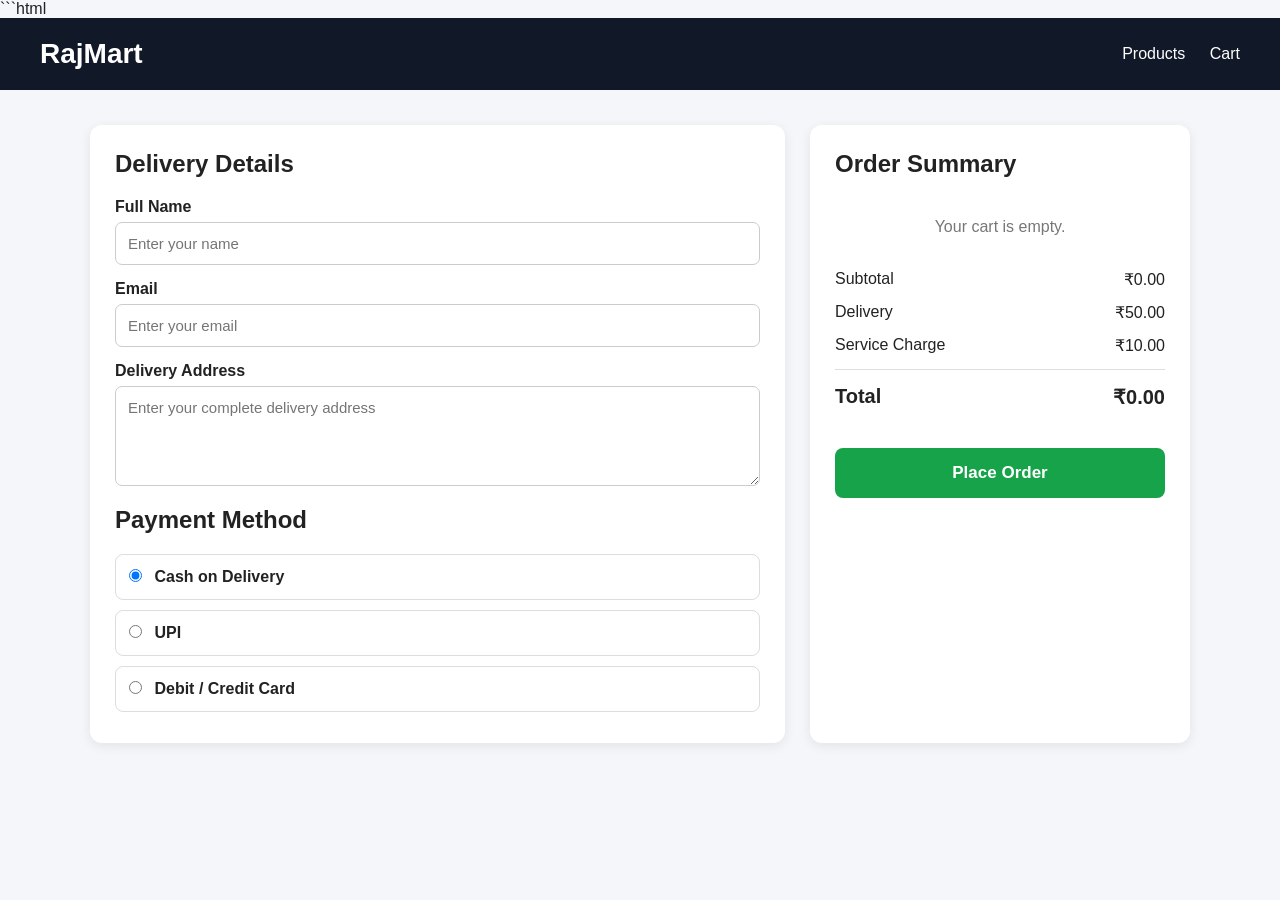
<file: src/main/resources/static/checkout.html>
```html
<!DOCTYPE html>
<html lang="en">
<head>
    <meta charset="UTF-8">
    <meta name="viewport" content="width=device-width, initial-scale=1.0">

    <title>RajMart - Checkout</title>

    <style>
        * {
            box-sizing: border-box;
            margin: 0;
            padding: 0;
            font-family: Arial, sans-serif;
        }

        body {
            background: #f5f6fa;
            color: #222;
        }

        header {
            background: #111827;
            color: white;
            padding: 20px 40px;
            display: flex;
            justify-content: space-between;
            align-items: center;
        }

        header h1 {
            font-size: 28px;
        }

        header a {
            color: white;
            text-decoration: none;
            margin-left: 20px;
        }

        .container {
            width: 90%;
            max-width: 1100px;
            margin: 35px auto;
            display: grid;
            grid-template-columns: 1fr 380px;
            gap: 25px;
        }

        .box {
            background: white;
            padding: 25px;
            border-radius: 12px;
            box-shadow: 0 3px 12px rgba(0,0,0,0.08);
        }

        .box h2 {
            margin-bottom: 20px;
        }

        label {
            display: block;
            margin-top: 15px;
            margin-bottom: 6px;
            font-weight: bold;
        }

        input,
        textarea {
            width: 100%;
            padding: 12px;
            border: 1px solid #ccc;
            border-radius: 7px;
            font-size: 15px;
        }

        textarea {
            height: 100px;
            resize: vertical;
        }

        .payment {
            margin-top: 20px;
        }

        .payment-option {
            border: 1px solid #ddd;
            padding: 13px;
            margin-top: 10px;
            border-radius: 8px;
            cursor: pointer;
        }

        .payment-option input {
            width: auto;
            margin-right: 8px;
        }

        .summary-row {
            display: flex;
            justify-content: space-between;
            margin: 14px 0;
        }

        .total {
            border-top: 1px solid #ddd;
            padding-top: 15px;
            font-size: 20px;
            font-weight: bold;
        }

        .place-btn {
            width: 100%;
            margin-top: 25px;
            padding: 15px;
            border: none;
            border-radius: 8px;
            background: #16a34a;
            color: white;
            font-size: 17px;
            font-weight: bold;
            cursor: pointer;
        }

        .place-btn:hover {
            background: #15803d;
        }

        .place-btn:disabled {
            background: #888;
            cursor: not-allowed;
        }

        .cart-item {
            display: flex;
            justify-content: space-between;
            padding: 10px 0;
            border-bottom: 1px solid #eee;
        }

        .empty {
            text-align: center;
            padding: 20px;
            color: #777;
        }

        @media (max-width: 800px) {
            .container {
                grid-template-columns: 1fr;
            }

            header {
                padding: 15px 20px;
            }
        }
    </style>
</head>

<body>

<header>
    <h1>RajMart</h1>

    <div>
        <a href="/products.html">Products</a>
        <a href="/cart.html">Cart</a>
    </div>
</header>


<div class="container">

    <!-- CUSTOMER DETAILS -->

    <div class="box">

        <h2>Delivery Details</h2>

        <label for="name">Full Name</label>

        <input
                type="text"
                id="name"
                placeholder="Enter your name"
        >


        <label for="email">Email</label>

        <input
                type="email"
                id="email"
                placeholder="Enter your email"
        >


        <label for="address">Delivery Address</label>

        <textarea
                id="address"
                placeholder="Enter your complete delivery address"
        ></textarea>


        <div class="payment">

            <h2>Payment Method</h2>

            <label class="payment-option">
                <input
                        type="radio"
                        name="payment"
                        value="COD"
                        checked
                >
                Cash on Delivery
            </label>


            <label class="payment-option">
                <input
                        type="radio"
                        name="payment"
                        value="UPI"
                >
                UPI
            </label>


            <label class="payment-option">
                <input
                        type="radio"
                        name="payment"
                        value="CARD"
                >
                Debit / Credit Card
            </label>

        </div>

    </div>


    <!-- ORDER SUMMARY -->

    <div class="box">

        <h2>Order Summary</h2>

        <div id="cartItems"></div>

        <div class="summary-row">
            <span>Subtotal</span>
            <span id="subtotal">₹0.00</span>
        </div>

        <div class="summary-row">
            <span>Delivery</span>
            <span id="delivery">₹50.00</span>
        </div>

        <div class="summary-row">
            <span>Service Charge</span>
            <span id="service">₹10.00</span>
        </div>

        <div class="summary-row total">
            <span>Total</span>
            <span id="total">₹0.00</span>
        </div>


        <button
                type="button"
                class="place-btn"
                id="placeOrderBtn"
        >
            Place Order
        </button>

    </div>

</div>


<script>

    const DELIVERY_CHARGE = 50;
    const SERVICE_CHARGE = 10;


    // -------------------------------
    // GET CART
    // -------------------------------

    function getCart() {

        try {

            return JSON.parse(
                localStorage.getItem("cart")
            ) || [];

        } catch (error) {

            console.error(
                "Cart read error:",
                error
            );

            return [];
        }
    }


    // -------------------------------
    // LOAD USER
    // -------------------------------

    function loadUser() {

        const savedName =
            localStorage.getItem("userName");

        const savedEmail =
            localStorage.getItem("userEmail");


        if (savedName) {

            document.getElementById("name").value =
                savedName;
        }


        if (savedEmail) {

            document.getElementById("email").value =
                savedEmail;
        }
    }


    // -------------------------------
    // DISPLAY CART
    // -------------------------------

    function displayCart() {

        const cart = getCart();

        const cartItems =
            document.getElementById("cartItems");

        if (cart.length === 0) {

            cartItems.innerHTML =
                '<div class="empty">Your cart is empty.</div>';

            document.getElementById("subtotal")
                .textContent = "₹0.00";

            document.getElementById("total")
                .textContent = "₹0.00";

            return;
        }


        let subtotal = 0;

        let html = "";


        cart.forEach(function(item) {

            const price =
                Number(item.price) || 0;

            const quantity =
                Number(item.quantity) || 1;

            const itemTotal =
                price * quantity;

            subtotal += itemTotal;


            html += `
                <div class="cart-item">

                    <span>
                        ${item.name}
                        × ${quantity}
                    </span>

                    <strong>
                        ₹${itemTotal.toFixed(2)}
                    </strong>

                </div>
            `;
        });


        cartItems.innerHTML = html;


        const grandTotal =
            subtotal +
            DELIVERY_CHARGE +
            SERVICE_CHARGE;


        document.getElementById("subtotal")
            .textContent =
            "₹" + subtotal.toFixed(2);


        document.getElementById("delivery")
            .textContent =
            "₹" + DELIVERY_CHARGE.toFixed(2);


        document.getElementById("service")
            .textContent =
            "₹" + SERVICE_CHARGE.toFixed(2);


        document.getElementById("total")
            .textContent =
            "₹" + grandTotal.toFixed(2);
    }


    // -------------------------------
    // GET SELECTED PAYMENT
    // -------------------------------

    function getPaymentMethod() {

        const selected =
            document.querySelector(
                'input[name="payment"]:checked'
            );

        return selected
            ? selected.value
            : "COD";
    }


    // -------------------------------
    // PLACE ORDER
    // -------------------------------

    async function placeOrder() {

        console.log(
            "========== PLACE ORDER CLICKED =========="
        );


        const name =
            document.getElementById("name")
                .value
                .trim();


        const email =
            document.getElementById("email")
                .value
                .trim();


        const address =
            document.getElementById("address")
                .value
                .trim();


        const cart = getCart();


        console.log("Name:", name);
        console.log("Email:", email);
        console.log("Cart:", cart);


        // -------------------------------
        // VALIDATION
        // -------------------------------

        if (!name) {

            alert(
                "Please enter your name."
            );

            return;
        }


        if (!email) {

            alert(
                "Please enter your email."
            );

            return;
        }


        if (!address) {

            alert(
                "Please enter your delivery address."
            );

            return;
        }


        if (cart.length === 0) {

            alert(
                "Your cart is empty."
            );

            return;
        }


        // -------------------------------
        // PAYMENT
        // -------------------------------

        const paymentMethod =
            getPaymentMethod();


        // -------------------------------
        // CALCULATE TOTAL
        // -------------------------------

        let subtotal = 0;


        const items =
            cart.map(function(item) {

                const price =
                    Number(item.price) || 0;

                const quantity =
                    Number(item.quantity) || 1;


                subtotal +=
                    price * quantity;


                return {

                    productId:
                        Number(item.id),

                    quantity:
                    quantity,

                    price:
                    price
                };

            });


        const grandTotal =
            subtotal +
            DELIVERY_CHARGE +
            SERVICE_CHARGE;


        // -------------------------------
        // ORDER DATA
        // -------------------------------

        const orderData = {

            userEmail: email,

            customerName: name,

            deliveryAddress: address,

            paymentMethod: paymentMethod,

            items: items,

            subtotal: subtotal,

            deliveryCharge:
            DELIVERY_CHARGE,

            serviceCharge:
            SERVICE_CHARGE,

            grandTotal: grandTotal
        };


        console.log(
            "ORDER DATA:",
            orderData
        );


        const button =
            document.getElementById(
                "placeOrderBtn"
            );


        button.disabled = true;

        button.textContent =
            "Placing Order...";


        // -------------------------------
        // SEND TO BACKEND
        // -------------------------------

        try {

            console.log(
                "Sending POST /api/orders..."
            );


            const response =
                await fetch(
                    "/api/orders",
                    {
                        method: "POST",

                        headers: {
                            "Content-Type":
                                "application/json"
                        },

                        body:
                            JSON.stringify(
                                orderData
                            )
                    }
                );


            console.log(
                "Response Status:",
                response.status
            );


            const responseText =
                await response.text();


            console.log(
                "Response:",
                responseText
            );


            if (!response.ok) {

                alert(
                    "Order failed.\nHTTP Status: " +
                    response.status +
                    "\n" +
                    responseText
                );


                button.disabled = false;

                button.textContent =
                    "Place Order";

                return;
            }


            // -------------------------------
            // SUCCESS
            // -------------------------------

            let result = null;


            try {

                result =
                    JSON.parse(
                        responseText
                    );

            } catch (error) {

                console.log(
                    "Response is not JSON."
                );
            }


            console.log(
                "ORDER SUCCESS:",
                result
            );


            localStorage.removeItem(
                "cart"
            );


            if (result && result.id) {

                localStorage.setItem(
                    "lastOrderId",
                    result.id
                );
            }


            localStorage.setItem(
                "lastPaymentMethod",
                paymentMethod
            );


            localStorage.setItem(
                "lastOrderTotal",
                grandTotal.toFixed(2)
            );


            alert(
                "Order placed successfully!"
            );


            window.location.href =
                "/order-success.html";

        } catch (error) {

            console.error(
                "ORDER REQUEST ERROR:",
                error
            );


            alert(
                "Unable to connect to the order server.\n\n" +
                error.message
            );


            button.disabled = false;

            button.textContent =
                "Place Order";
        }
    }


    // -------------------------------
    // BUTTON CLICK
    // -------------------------------

    document
        .getElementById("placeOrderBtn")
        .addEventListener(
            "click",
            placeOrder
        );


    // -------------------------------
    // PAGE LOAD
    // -------------------------------

    window.addEventListener(
        "DOMContentLoaded",
        function() {

            loadUser();

            displayCart();

        }
    );

</script>

</body>
</html>
</file>
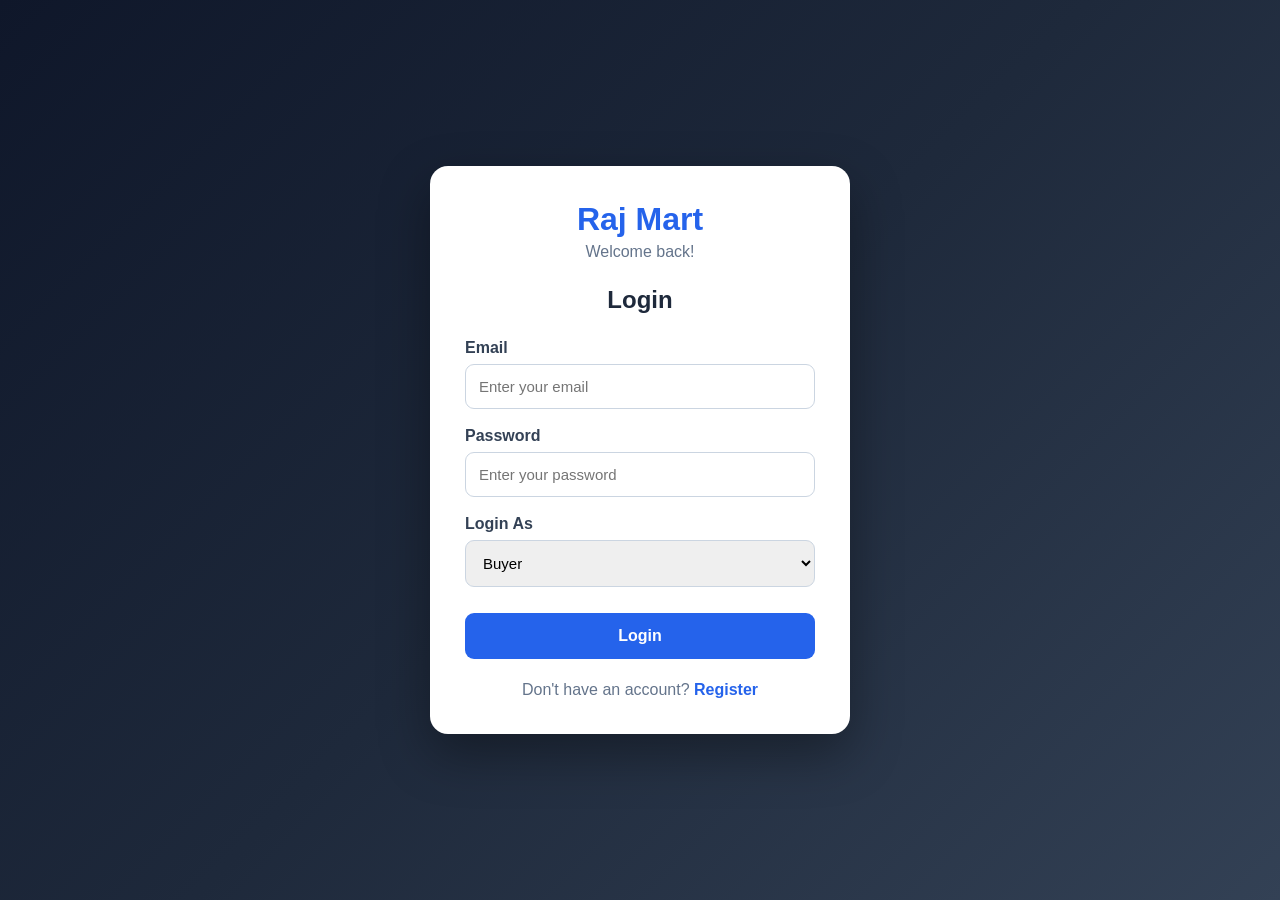
<file: src/main/resources/static/login.html>
<!DOCTYPE html>
<html lang="en">

<head>

    <meta charset="UTF-8">

    <meta name="viewport"
          content="width=device-width, initial-scale=1.0">

    <title>Raj Mart - Login</title>

    <style>

        * {
            box-sizing: border-box;
            margin: 0;
            padding: 0;
            font-family: Arial, Helvetica, sans-serif;
        }

        body {
            min-height: 100vh;
            display: flex;
            justify-content: center;
            align-items: center;
            background: linear-gradient(
                    135deg,
                    #0f172a,
                    #1e293b,
                    #334155
            );
            padding: 20px;
        }

        .login-container {
            width: 100%;
            max-width: 420px;
            background: white;
            border-radius: 18px;
            padding: 35px;
            box-shadow:
                    0 20px 50px rgba(0, 0, 0, 0.35);
        }

        .logo {
            text-align: center;
            margin-bottom: 10px;
        }

        .logo h1 {
            color: #2563eb;
            font-size: 32px;
        }

        .logo p {
            color: #64748b;
            margin-top: 5px;
        }

        .login-title {
            text-align: center;
            margin: 25px 0;
            color: #1e293b;
        }

        .form-group {
            margin-bottom: 18px;
        }

        .form-group label {
            display: block;
            margin-bottom: 7px;
            font-weight: bold;
            color: #334155;
        }

        .form-group input,
        .form-group select {
            width: 100%;
            padding: 13px;
            border: 1px solid #cbd5e1;
            border-radius: 9px;
            font-size: 15px;
            outline: none;
        }

        .form-group input:focus,
        .form-group select:focus {
            border-color: #2563eb;
        }

        .login-btn {
            width: 100%;
            padding: 14px;
            border: none;
            border-radius: 9px;
            background: #2563eb;
            color: white;
            font-size: 16px;
            font-weight: bold;
            cursor: pointer;
            margin-top: 8px;
        }

        .login-btn:hover {
            background: #1d4ed8;
        }

        .login-btn:disabled {
            background: #94a3b8;
            cursor: not-allowed;
        }

        .message {
            display: none;
            margin-top: 18px;
            padding: 12px;
            border-radius: 8px;
            text-align: center;
            font-size: 14px;
        }

        .message.success {
            display: block;
            background: #dcfce7;
            color: #166534;
        }

        .message.error {
            display: block;
            background: #fee2e2;
            color: #991b1b;
        }

        .register-link {
            text-align: center;
            margin-top: 22px;
            color: #64748b;
        }

        .register-link a {
            color: #2563eb;
            text-decoration: none;
            font-weight: bold;
        }

        .register-link a:hover {
            text-decoration: underline;
        }

        @media (max-width: 480px) {

            .login-container {
                padding: 25px;
            }

            .logo h1 {
                font-size: 27px;
            }

        }

    </style>

</head>


<body>


<div class="login-container">


    <div class="logo">

        <h1>
            Raj Mart
        </h1>

        <p>
            Welcome back!
        </p>

    </div>


    <h2 class="login-title">
        Login
    </h2>


    <form id="loginForm">


        <div class="form-group">

            <label for="email">
                Email
            </label>

            <input
                    type="email"
                    id="email"
                    placeholder="Enter your email"
                    required
            >

        </div>


        <div class="form-group">

            <label for="password">
                Password
            </label>

            <input
                    type="password"
                    id="password"
                    placeholder="Enter your password"
                    required
            >

        </div>


        <div class="form-group">

            <label for="role">
                Login As
            </label>

            <select id="role" required>

                <option value="BUYER">
                    Buyer
                </option>

                <option value="SELLER">
                    Seller
                </option>

                <option value="ADMIN">
                    Admin
                </option>

            </select>

        </div>


        <button
                type="submit"
                class="login-btn"
                id="loginBtn"
        >
            Login
        </button>


    </form>


    <div
            id="message"
            class="message"
    ></div>


    <div class="register-link">

        Don't have an account?

        <a href="/register.html">
            Register
        </a>

    </div>


</div>


<script>


    const loginForm =
        document.getElementById("loginForm");


    const loginBtn =
        document.getElementById("loginBtn");


    const message =
        document.getElementById("message");


    function showMessage(text, type) {

        message.textContent = text;

        message.className =
            "message " + type;

    }


    loginForm.addEventListener(
        "submit",
        async function(event) {

            event.preventDefault();


            const email =
                document
                    .getElementById("email")
                    .value
                    .trim();


            const password =
                document
                    .getElementById("password")
                    .value;


            const role =
                document
                    .getElementById("role")
                    .value;


            if (!email || !password) {

                showMessage(
                    "Please enter email and password.",
                    "error"
                );

                return;

            }


            loginBtn.disabled = true;

            loginBtn.textContent =
                "Logging in...";


            try {


                const response =
                    await fetch(
                        "/api/users/login",
                        {

                            method: "POST",

                            headers: {
                                "Content-Type":
                                    "application/json"
                            },

                            body: JSON.stringify({

                                email: email,

                                password: password,

                                role: role

                            })

                        }
                    );


                /*
                 * Read server response
                 */

                const responseText =
                    await response.text();


                // Server response received. Continue with normal login handling.

                /*
                 * Convert response to JSON
                 */

                let data;


                try {

                    data =
                        JSON.parse(responseText);

                } catch (jsonError) {

                    showMessage(
                        "Server returned invalid response.",
                        "error"
                    );

                    return;

                }


                /*
                 * LOGIN SUCCESS
                 */

                if (
                    data.success === true ||
                    data.success === "true"
                ) {


                    /*
                     * Save user information
                     */

                    localStorage.setItem(
                        "userId",
                        data.id ?? ""
                    );


                    localStorage.setItem(
                        "userName",
                        data.name ?? ""
                    );


                    localStorage.setItem(
                        "userEmail",
                        data.email ?? email
                    );


                    localStorage.setItem(
                        "userRole",
                        data.role ?? role
                    );


                    /*
                     * Verify storage
                     */

                    const savedEmail =
                        localStorage.getItem(
                            "userEmail"
                        );


                    const savedRole =
                        localStorage.getItem(
                            "userRole"
                        );


                    showMessage(
                        "Login successful!",
                        "success"
                    );


                    /*
                     * Redirect based on role
                     */

                    setTimeout(
                        function() {


                            if (
                                savedRole ===
                                "ADMIN"
                            ) {

                                window.location.href =
                                    "/admin.html";


                            } else if (
                                savedRole ===
                                "SELLER"
                            ) {

                                window.location.href =
                                    "/seller.html";


                            } else {

                                window.location.href =
                                    "/index.html";

                            }

                        },
                        700
                    );


                } else {


                    /*
                     * LOGIN FAILED
                     */

                    showMessage(

                        data.message ||
                        "Invalid email, password or role.",

                        "error"

                    );

                }


            } catch (error) {


                console.error(
                    "Login error:",
                    error
                );


                alert(
                    "LOGIN ERROR:\n\n" +
                    error.message
                );


                showMessage(
                    "Unable to connect to server.",
                    "error"
                );


            } finally {


                loginBtn.disabled = false;

                loginBtn.textContent =
                    "Login";

            }

        }
    );

</script>


</body>

</html>
</file>
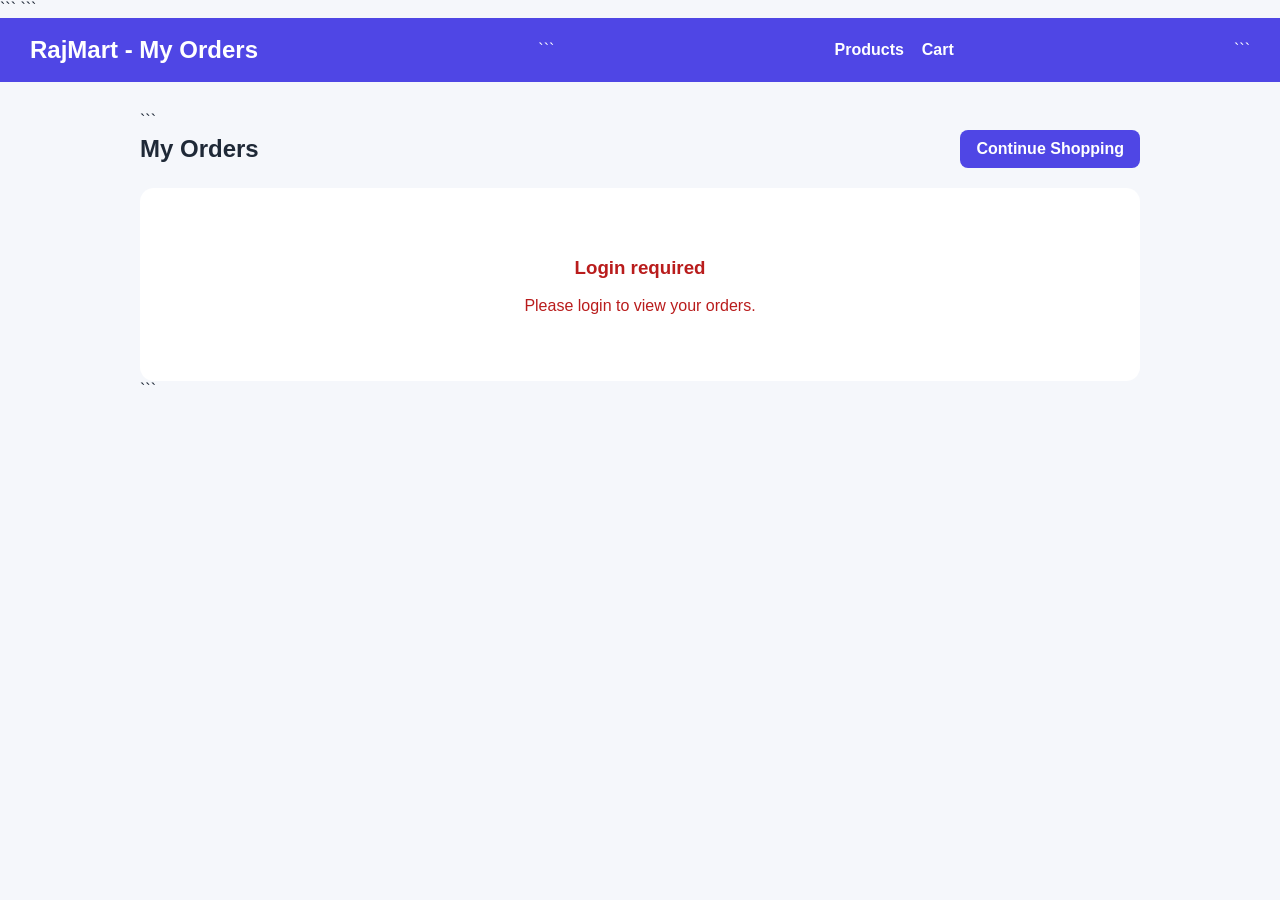
<file: src/main/resources/static/orders.html>
<!DOCTYPE html>

<html lang="en">
<head>
    <meta charset="UTF-8">
    <meta name="viewport" content="width=device-width, initial-scale=1.0">

    ```
    <title>My Orders - RajMart</title>

    <style>
        * {
            box-sizing: border-box;
        }

        body {
            margin: 0;
            font-family: Arial, sans-serif;
            background: #f5f7fb;
            color: #1f2937;
        }

        header {
            background: #4f46e5;
            color: white;
            padding: 18px 30px;
            display: flex;
            justify-content: space-between;
            align-items: center;
            flex-wrap: wrap;
            gap: 15px;
        }

        header h1 {
            margin: 0;
            font-size: 24px;
        }

        header a {
            color: white;
            text-decoration: none;
            font-weight: 600;
        }

        .container {
            width: 92%;
            max-width: 1000px;
            margin: 30px auto;
        }

        .top-bar {
            display: flex;
            justify-content: space-between;
            align-items: center;
            margin-bottom: 20px;
            gap: 15px;
            flex-wrap: wrap;
        }

        .top-bar h2 {
            margin: 0;
        }

        .back-btn {
            background: #4f46e5;
            color: white;
            padding: 10px 16px;
            border-radius: 8px;
            text-decoration: none;
            font-weight: 600;
        }

        .order-card {
            background: white;
            border-radius: 14px;
            padding: 22px;
            margin-bottom: 20px;
            box-shadow: 0 4px 15px rgba(0,0,0,0.08);
        }

        .order-header {
            display: flex;
            justify-content: space-between;
            align-items: center;
            gap: 15px;
            flex-wrap: wrap;
            border-bottom: 1px solid #e5e7eb;
            padding-bottom: 15px;
        }

        .order-id {
            font-size: 18px;
            font-weight: 700;
        }

        .status {
            padding: 7px 13px;
            border-radius: 20px;
            font-weight: 700;
            font-size: 13px;
            text-transform: uppercase;
        }

        .status.pending {
            background: #fef3c7;
            color: #92400e;
        }

        .status.placed {
            background: #dbeafe;
            color: #1e40af;
        }

        .status.confirmed {
            background: #e0e7ff;
            color: #312e81;
        }

        .status.processing {
            background: #e0e7ff;
            color: #312e81;
        }

        .status.shipped {
            background: #ede9fe;
            color: #5b21b6;
        }

        .status.delivered {
            background: #dcfce7;
            color: #166534;
        }

        .status.cancelled {
            background: #fee2e2;
            color: #b91c1c;
        }

        .order-info {
            margin-top: 15px;
            line-height: 1.8;
        }

        .items {
            margin-top: 20px;
        }

        .items h3 {
            margin-bottom: 12px;
        }

        .item {
            display: flex;
            justify-content: space-between;
            gap: 15px;
            padding: 12px 0;
            border-bottom: 1px solid #eee;
        }

        .item:last-child {
            border-bottom: none;
        }

        .item-name {
            font-weight: 600;
        }

        .item-details {
            color: #6b7280;
            font-size: 14px;
        }

        .actions {
            margin-top: 20px;
            display: flex;
            justify-content: flex-end;
        }

        .cancel-btn {
            padding: 11px 20px;
            border: 0;
            border-radius: 9px;
            background: #dc2626;
            color: white;
            cursor: pointer;
            font-weight: 700;
            font-size: 14px;
        }

        .cancel-btn:hover {
            background: #b91c1c;
        }

        .cancel-btn:disabled {
            background: #9ca3af;
            cursor: not-allowed;
        }

        .cancelled-message {
            margin-top: 18px;
            padding: 12px 15px;
            border-radius: 9px;
            background: #fef2f2;
            color: #991b1b;
            font-weight: 700;
            text-align: center;
        }

        .loading,
        .error,
        .empty {
            text-align: center;
            padding: 50px 20px;
            background: white;
            border-radius: 14px;
        }

        .error {
            color: #b91c1c;
        }

        .retry {
            margin-top: 15px;
            padding: 10px 18px;
            border: 0;
            border-radius: 8px;
            background: #4f46e5;
            color: white;
            cursor: pointer;
            font-weight: 600;
        }

        @media (max-width: 700px) {
            .container {
                width: 95%;
            }

            header {
                padding: 16px 20px;
            }

            .item {
                flex-direction: column;
            }

            .actions {
                justify-content: stretch;
            }

            .cancel-btn {
                width: 100%;
            }
        }
    </style>
    ```

</head>

<body>

<header>
    <h1>RajMart - My Orders</h1>

    ```
    <div>
        <a href="/products.html">Products</a>
        &nbsp;&nbsp;
        <a href="/cart.html">Cart</a>
    </div>
    ```

</header>

<div class="container">

    ```
    <div class="top-bar">
        <h2>My Orders</h2>

        <a href="/products.html" class="back-btn">
            Continue Shopping
        </a>
    </div>

    <div id="ordersContainer">
        <div class="loading">
            Loading your orders...
        </div>
    </div>
    ```

</div>

<script>

    // =========================================
    // GET LOGGED-IN EMAIL
    // =========================================

    function getCustomerEmail() {

        // RajMart login stores the email here.
        const email = localStorage.getItem("userEmail");

        if (email && email.trim() !== "") {
            return email.trim();
        }

        return null;
    }


    // =========================================
    // LOAD ORDERS
    // =========================================

    async function loadOrders() {

        const container =
            document.getElementById("ordersContainer");

        const email = getCustomerEmail();

        if (!email) {

            container.innerHTML = `
                <div class="error">
                    <h3>Login required</h3>
                    <p>Please login to view your orders.</p>
                </div>
            `;

            return;
        }

        container.innerHTML = `
            <div class="loading">
                Loading your orders...
            </div>
        `;

        try {

            const response = await fetch(
                "/api/orders/user?email=" +
                encodeURIComponent(email)
            );

            console.log(
                "ORDER API STATUS =",
                response.status
            );

            if (!response.ok) {
                throw new Error("Unable to load orders.");
            }

            const orders = await response.json();

            console.log("ORDERS =", orders);

            if (!orders || orders.length === 0) {

                container.innerHTML = `
                    <div class="empty">
                        <h3>No orders found</h3>
                        <p>You have not placed any orders yet.</p>

                        <br>

                        <a
                            href="/products.html"
                            class="back-btn"
                        >
                            Start Shopping
                        </a>
                    </div>
                `;

                return;
            }

            container.innerHTML = "";

            for (const order of orders) {

                await renderOrder(
                    order,
                    container
                );
            }

        } catch (error) {

            console.error(
                "ORDER LOAD ERROR =",
                error
            );

            container.innerHTML = `
                <div class="error">

                    <h3>Unable to load orders</h3>

                    <p>
                        ${escapeHtml(error.message)}
                    </p>

                    <button
                        class="retry"
                        onclick="loadOrders()"
                    >
                        Retry
                    </button>

                </div>
            `;
        }
    }


    // =========================================
    // RENDER ORDER
    // =========================================

    async function renderOrder(order, container) {

        const orderId =
            Number(
                order.id ??
                order.orderId ??
                0
            );

        const rawStatus =
            String(
                order.status ??
                "UNKNOWN"
            );

        const normalizedStatus =
            rawStatus.trim().toUpperCase();

        let statusClass =
            normalizedStatus.toLowerCase();

        if (normalizedStatus === "PROCESSING") {
            statusClass = "processing";
        }

        if (normalizedStatus === "CANCELLED") {
            statusClass = "cancelled";
        }

        const total =
            Number(
                order.totalAmount ??
                order.total ??
                order.amount ??
                0
            );

        const orderDate =
            order.createdAt ??
            order.orderDate ??
            order.created_at ??
            "";

        const card =
            document.createElement("div");

        card.className = "order-card";

        card.innerHTML = `

            <div class="order-header">

                <div class="order-id">
                    Order #${orderId}
                </div>

                <div class="status ${statusClass}">
                    ${escapeHtml(normalizedStatus)}
                </div>

            </div>

            <div class="order-info">

                <div>
                    <strong>Total:</strong>
                    ₹${total.toFixed(2)}
                </div>

                ${
            orderDate
                ?
                `
                        <div>
                            <strong>Date:</strong>
                            ${escapeHtml(String(orderDate))}
                        </div>
                    `
                :
                ""
        }

            </div>

            <div class="items">

                <h3>Order Items</h3>

                <div class="items-container">
                    Loading items...
                </div>

            </div>

            <div class="action-container"></div>

        `;

        container.appendChild(card);


        // =====================================
        // LOAD ORDER ITEMS
        // =====================================

        try {

            const itemResponse =
                await fetch(
                    "/api/orders/" +
                    orderId +
                    "/items"
                );

            if (itemResponse.ok) {

                const itemData =
                    await itemResponse.json();

                const itemsContainer =
                    card.querySelector(
                        ".items-container"
                    );

                if (
                    !itemData ||
                    itemData.length === 0
                ) {

                    itemsContainer.innerHTML =
                        "<p>No item details available.</p>";

                } else {

                    itemsContainer.innerHTML =
                        itemData
                            .map(item => {

                                const name =
                                    item.productName ??
                                    item.name ??
                                    "Product";

                                const quantity =
                                    Number(
                                        item.quantity ??
                                        0
                                    );

                                const price =
                                    Number(
                                        item.unitPrice ??
                                        item.price ??
                                        0
                                    );

                                return `

                                    <div class="item">

                                        <div>

                                            <div class="item-name">
                                                ${escapeHtml(
                                    String(name)
                                )}
                                            </div>

                                            <div class="item-details">
                                                Quantity:
                                                ${quantity}
                                            </div>

                                        </div>

                                        <div>
                                            ₹${price.toFixed(2)}
                                        </div>

                                    </div>

                                `;

                            })
                            .join("");
                }

            } else {

                card.querySelector(
                    ".items-container"
                ).innerHTML =
                    "<p>Unable to load item details.</p>";
            }

        } catch (error) {

            console.error(
                "ITEM LOAD ERROR =",
                error
            );

            card.querySelector(
                ".items-container"
            ).innerHTML =
                "<p>Unable to load item details.</p>";
        }


        // =====================================
        // CANCEL BUTTON
        // =====================================

        const canCancel =
            normalizedStatus === "PENDING" ||
            normalizedStatus === "PLACED" ||
            normalizedStatus === "CONFIRMED";

        const actionContainer =
            card.querySelector(
                ".action-container"
            );

        if (canCancel) {

            actionContainer.innerHTML = `

                <div class="actions">

                    <button
                        class="cancel-btn"
                        onclick="cancelOrder(${orderId}, this)"
                    >
                        Cancel Order
                    </button>

                </div>

            `;
        }


        // =====================================
        // CANCELLED MESSAGE
        // =====================================

        if (normalizedStatus === "CANCELLED") {

            actionContainer.innerHTML = `

                <div class="cancelled-message">
                    This order has been cancelled.
                </div>

            `;
        }
    }


    // =========================================
    // CANCEL ORDER
    // =========================================

    async function cancelOrder(orderId, button) {

        const confirmed =
            confirm(
                "Are you sure you want to cancel Order #" +
                orderId +
                "?"
            );

        if (!confirmed) {
            return;
        }


        // =====================================
        // GET EMAIL DIRECTLY FROM LOGIN STORAGE
        // =====================================

        const email =
            localStorage.getItem("userEmail");

        console.log(
            "CANCEL ORDER ID =",
            orderId
        );

        console.log(
            "CANCEL EMAIL =",
            email
        );


        if (!email || email.trim() === "") {

            alert(
                "Your login email was not found. Please login again."
            );

            return;
        }


        // =====================================
        // DISABLE ONLY CLICKED BUTTON
        // =====================================

        if (button) {

            button.disabled = true;

            button.textContent =
                "Cancelling...";
        }


        try {

            // =================================
            // EXACT SAME API FORMAT THAT
            // SUCCESSFULLY RETURNED STATUS 200
            // =================================

            const url =
                "/api/orders/" +
                orderId +
                "/cancel?email=" +
                encodeURIComponent(
                    email.trim()
                );

            console.log(
                "CANCEL URL =",
                url
            );


            const response =
                await fetch(
                    url,
                    {
                        method: "PUT"
                    }
                );


            console.log(
                "CANCEL API STATUS =",
                response.status
            );


            const responseText =
                await response.text();

            console.log(
                "CANCEL API RAW RESPONSE =",
                responseText
            );


            let data = {};

            try {

                data =
                    JSON.parse(
                        responseText
                    );

            } catch (error) {

                console.warn(
                    "Unable to parse response as JSON."
                );
            }


            console.log(
                "CANCEL API RESPONSE =",
                data
            );


            // =================================
            // HANDLE BACKEND ERROR
            // =================================

            if (!response.ok) {

                throw new Error(
                    data.message ||
                    responseText ||
                    "Unable to cancel order."
                );
            }


            if (
                data.success !== true
            ) {

                throw new Error(
                    data.message ||
                    "Unable to cancel order."
                );
            }


            // =================================
            // SUCCESS
            // =================================

            alert(
                data.message ||
                "Order #" +
                orderId +
                " cancelled successfully!"
            );


            // Reload orders so status becomes CANCELLED
            await loadOrders();


        } catch (error) {

            console.error(
                "CANCEL ORDER ERROR =",
                error
            );

            alert(
                "Failed to cancel order.\n\n" +
                error.message
            );


            if (button) {

                button.disabled = false;

                button.textContent =
                    "Cancel Order";
            }
        }
    }


    // =========================================
    // HTML ESCAPE
    // =========================================

    function escapeHtml(value) {

        return String(value)
            .replace(/&/g, "&amp;")
            .replace(/</g, "&lt;")
            .replace(/>/g, "&gt;")
            .replace(/"/g, "&quot;")
            .replace(/'/g, "&#039;");
    }


    // =========================================
    // START
    // =========================================

    document.addEventListener(
        "DOMContentLoaded",
        function () {

            loadOrders();

        }
    );

</script>

</body>
</html>
</file>
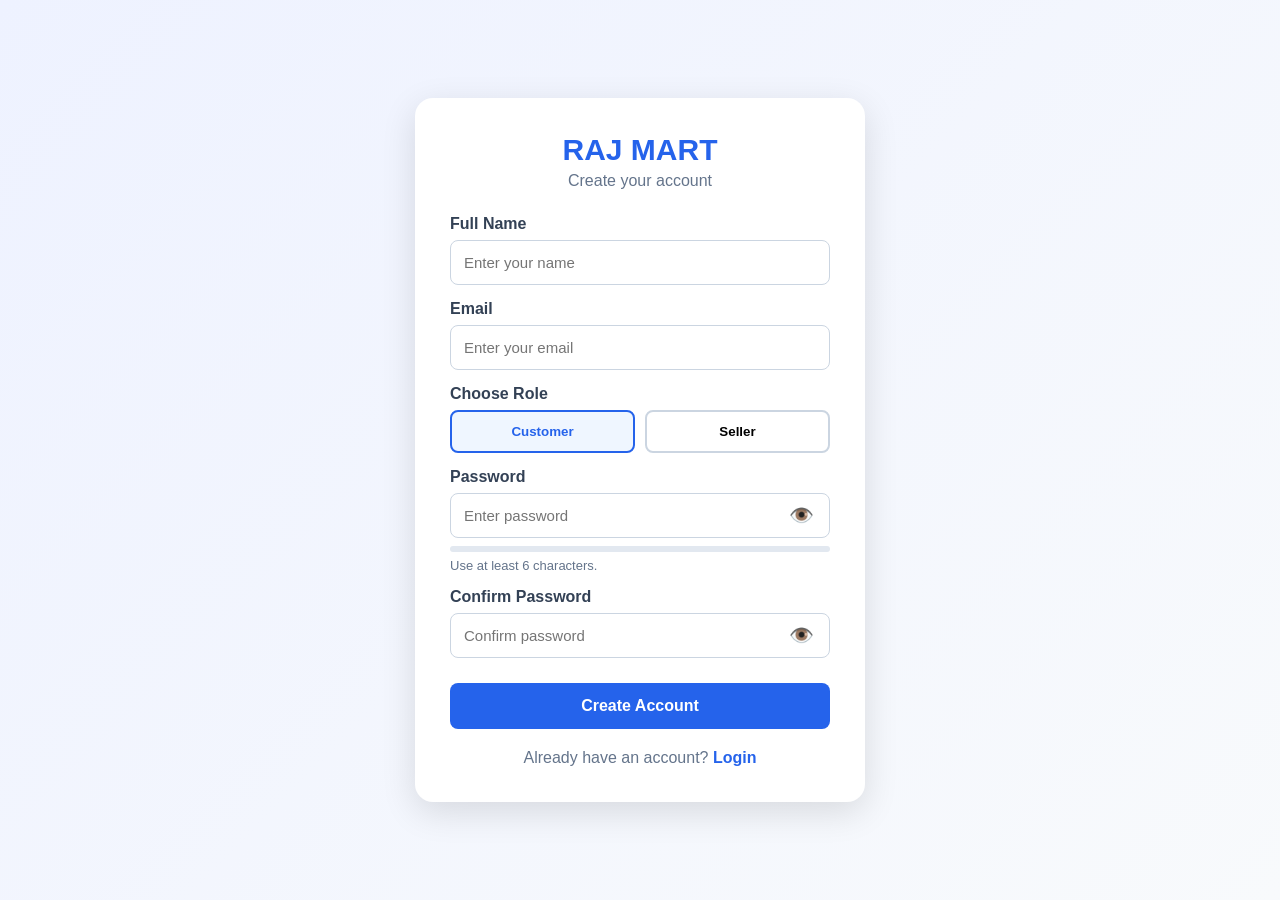
<file: src/main/resources/static/register.html>
<!DOCTYPE html>
<html lang="en">
<head>
    <meta charset="UTF-8">
    <meta name="viewport" content="width=device-width, initial-scale=1.0">
    <title>Raj Mart - Register</title>

    <style>
        * {
            box-sizing: border-box;
        }

        body {
            margin: 0;
            min-height: 100vh;
            font-family: Arial, sans-serif;
            background: linear-gradient(135deg, #eef2ff, #f8fafc);
            display: flex;
            justify-content: center;
            align-items: center;
            padding: 20px;
        }

        .register-container {
            width: 100%;
            max-width: 450px;
            background: white;
            padding: 35px;
            border-radius: 18px;
            box-shadow: 0 10px 35px rgba(0, 0, 0, 0.12);
        }

        .logo {
            text-align: center;
            font-size: 30px;
            font-weight: bold;
            color: #2563eb;
            margin-bottom: 5px;
        }

        .subtitle {
            text-align: center;
            color: #64748b;
            margin-bottom: 25px;
        }

        label {
            display: block;
            margin-top: 15px;
            margin-bottom: 7px;
            font-weight: bold;
            color: #334155;
        }

        input {
            width: 100%;
            padding: 13px;
            border: 1px solid #cbd5e1;
            border-radius: 8px;
            font-size: 15px;
            outline: none;
        }

        input:focus {
            border-color: #2563eb;
        }

        .password-box {
            position: relative;
        }

        .password-box input {
            padding-right: 45px;
        }

        .password-toggle {
            position: absolute;
            right: 10px;
            top: 9px;
            border: none;
            background: transparent;
            cursor: pointer;
            font-size: 20px;
        }

        .roles {
            display: flex;
            gap: 10px;
        }

        .role-btn {
            flex: 1;
            padding: 12px;
            border: 2px solid #cbd5e1;
            background: white;
            border-radius: 8px;
            cursor: pointer;
            font-weight: bold;
        }

        .role-btn.active {
            border-color: #2563eb;
            background: #eff6ff;
            color: #2563eb;
        }

        .strength {
            margin-top: 8px;
            height: 6px;
            background: #e2e8f0;
            border-radius: 10px;
            overflow: hidden;
        }

        .strength-bar {
            width: 0%;
            height: 100%;
            background: #2563eb;
            transition: width 0.2s;
        }

        .password-status {
            margin-top: 6px;
            font-size: 13px;
            color: #64748b;
        }

        .create-btn {
            width: 100%;
            margin-top: 25px;
            padding: 14px;
            border: none;
            border-radius: 8px;
            background: #2563eb;
            color: white;
            font-size: 16px;
            font-weight: bold;
            cursor: pointer;
        }

        .create-btn:hover {
            background: #1d4ed8;
        }

        .create-btn:disabled {
            background: #94a3b8;
            cursor: not-allowed;
        }

        .message {
            margin-top: 15px;
            padding: 12px;
            border-radius: 8px;
            text-align: center;
            display: none;
        }

        .message.success {
            display: block;
            background: #dcfce7;
            color: #166534;
        }

        .message.error {
            display: block;
            background: #fee2e2;
            color: #991b1b;
        }

        .login-link {
            text-align: center;
            margin-top: 20px;
            color: #64748b;
        }

        .login-link a {
            color: #2563eb;
            text-decoration: none;
            font-weight: bold;
        }
    </style>
</head>

<body>

<div class="register-container">

    <div class="logo">RAJ MART</div>

    <div class="subtitle">
        Create your account
    </div>

    <form id="registerForm">

        <label for="name">Full Name</label>
        <input
                type="text"
                id="name"
                placeholder="Enter your name"
                required
        >

        <label for="email">Email</label>
        <input
                type="email"
                id="email"
                placeholder="Enter your email"
                required
        >

        <label>Choose Role</label>

        <div class="roles">
            <button
                    type="button"
                    id="customerRole"
                    class="role-btn active"
                    onclick="selectRole('BUYER')"
            >
                Customer
            </button>

            <button
                    type="button"
                    id="sellerRole"
                    class="role-btn"
                    onclick="selectRole('SELLER')"
            >
                Seller
            </button>
        </div>

        <label for="password">Password</label>

        <div class="password-box">
            <input
                    type="password"
                    id="password"
                    placeholder="Enter password"
                    oninput="checkPassword()"
                    required
            >

            <button
                    type="button"
                    class="password-toggle"
                    onclick="togglePassword('password', this)"
            >
                👁️
            </button>
        </div>

        <div class="strength">
            <div id="strengthBar" class="strength-bar"></div>
        </div>

        <div id="passwordStatus" class="password-status">
            Use at least 6 characters.
        </div>

        <label for="confirmPassword">Confirm Password</label>

        <div class="password-box">
            <input
                    type="password"
                    id="confirmPassword"
                    placeholder="Confirm password"
                    required
            >

            <button
                    type="button"
                    class="password-toggle"
                    onclick="togglePassword('confirmPassword', this)"
            >
                👁️
            </button>
        </div>

        <button
                type="submit"
                id="createBtn"
                class="create-btn"
        >
            Create Account
        </button>

        <div id="message" class="message"></div>

    </form>

    <div class="login-link">
        Already have an account?
        <a href="/login.html">Login</a>
    </div>

</div>


<script>
    console.log("RAJMART REGISTER JS LOADED");

    let selectedRole = "BUYER";


    function selectRole(role) {

        selectedRole = role;

        document.getElementById("customerRole")
            .classList.toggle("active", role === "BUYER");

        document.getElementById("sellerRole")
            .classList.toggle("active", role === "SELLER");
    }


    function togglePassword(id, button) {

        const input = document.getElementById(id);

        if (input.type === "password") {

            input.type = "text";
            button.textContent = "🙈";

        } else {

            input.type = "password";
            button.textContent = "👁️";
        }
    }


    function checkPassword() {

        const password =
            document.getElementById("password").value;

        const bar =
            document.getElementById("strengthBar");

        const status =
            document.getElementById("passwordStatus");


        if (!password) {

            bar.style.width = "0%";
            status.textContent = "Use at least 6 characters.";

            return;
        }


        let score = 0;

        if (password.length >= 6) score++;
        if (password.length >= 10) score++;
        if (/[A-Z]/.test(password)) score++;
        if (/[0-9]/.test(password)) score++;
        if (/[^A-Za-z0-9]/.test(password)) score++;


        bar.style.width =
            Math.min(score * 20, 100) + "%";


        if (score <= 1) {

            status.textContent = "Weak password";

        } else if (score <= 3) {

            status.textContent = "Medium password";

        } else {

            status.textContent = "Strong password";
        }
    }


    function showMessage(text, type) {

        const box =
            document.getElementById("message");

        box.textContent = text;

        box.className = "message " + type;
    }


    document
        .getElementById("registerForm")
        .addEventListener("submit", async function(event) {

            event.preventDefault();

            console.log("REGISTER FUNCTION STARTED");


            const name =
                document.getElementById("name").value.trim();

            const email =
                document.getElementById("email").value.trim();

            const password =
                document.getElementById("password").value;

            const confirmPassword =
                document.getElementById("confirmPassword").value;

            const button =
                document.getElementById("createBtn");


            if (!name || !email || !password || !confirmPassword) {

                showMessage(
                    "Please fill in all fields.",
                    "error"
                );

                return;
            }


            if (password.length < 6) {

                showMessage(
                    "Password must contain at least 6 characters.",
                    "error"
                );

                return;
            }


            if (password !== confirmPassword) {

                showMessage(
                    "Passwords do not match.",
                    "error"
                );

                return;
            }


            button.disabled = true;

            button.textContent = "Creating Account...";


            try {

                console.log("SENDING REGISTER REQUEST");


                const response = await fetch(
                    "/api/users/register",
                    {
                        method: "POST",

                        headers: {
                            "Content-Type": "application/json"
                        },

                        body: JSON.stringify({

                            name: name,

                            email: email,

                            password: password,

                            role: selectedRole
                        })
                    }
                );


                console.log(
                    "SERVER RESPONSE:",
                    response.status
                );


                const data =
                    await response.json();


                console.log(
                    "SERVER DATA:",
                    data
                );


                if (data.success) {

                    showMessage(
                        "Account created successfully. Redirecting to login...",
                        "success"
                    );


                    setTimeout(function() {

                        window.location.href =
                            "/login.html";

                    }, 1200);


                } else {

                    showMessage(
                        data.message ||
                        "Registration failed.",
                        "error"
                    );


                    button.disabled = false;

                    button.textContent =
                        "Create Account";
                }


            } catch (error) {

                console.error(
                    "REGISTER ERROR:",
                    error
                );


                showMessage(
                    "Unable to connect to Raj Mart server.",
                    "error"
                );


                button.disabled = false;

                button.textContent =
                    "Create Account";
            }

        });


    console.log("RAJMART REGISTER JS READY");

</script>

</body>
</html>
</file>
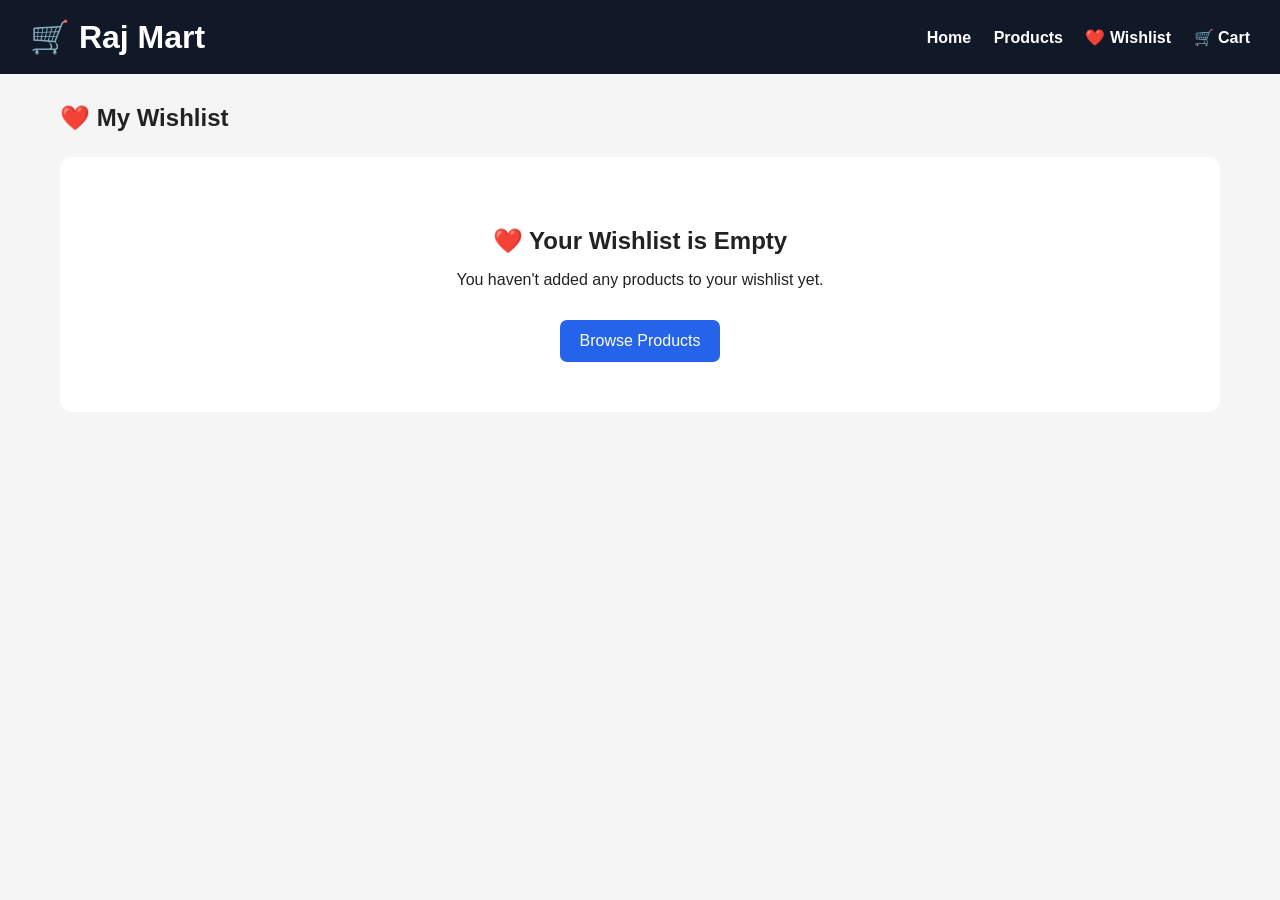
<file: src/main/resources/static/wishlist.html>
<!DOCTYPE html>
<html lang="en">
<head>
    <meta charset="UTF-8">
    <meta name="viewport" content="width=device-width, initial-scale=1.0">

    <title>Raj Mart - Wishlist</title>

    <style>
        * {
            box-sizing: border-box;
        }

        body {
            margin: 0;
            font-family: Arial, sans-serif;
            background: #f5f5f5;
            color: #222;
        }

        header {
            background: #111827;
            color: white;
            padding: 18px 30px;
            display: flex;
            justify-content: space-between;
            align-items: center;
        }

        header h1 {
            margin: 0;
        }

        nav a {
            color: white;
            text-decoration: none;
            margin-left: 18px;
            font-weight: bold;
        }

        nav a:hover {
            text-decoration: underline;
        }

        .container {
            max-width: 1200px;
            margin: 30px auto;
            padding: 0 20px;
        }

        .title {
            display: flex;
            justify-content: space-between;
            align-items: center;
            margin-bottom: 25px;
        }

        .title h2 {
            margin: 0;
        }

        .wishlist-grid {
            display: grid;
            grid-template-columns: repeat(auto-fill, minmax(240px, 1fr));
            gap: 20px;
        }

        .card {
            background: white;
            border-radius: 12px;
            padding: 15px;
            box-shadow: 0 3px 12px rgba(0,0,0,0.1);
        }

        .card img {
            width: 100%;
            height: 180px;
            object-fit: contain;
            border-radius: 8px;
            background: #f8f8f8;
        }

        .no-image {
            height: 180px;
            display: flex;
            justify-content: center;
            align-items: center;
            background: #eee;
            border-radius: 8px;
            color: #777;
        }

        .card h3 {
            margin: 15px 0 8px;
        }

        .price {
            font-size: 20px;
            font-weight: bold;
            margin-bottom: 10px;
        }

        .stock {
            margin-bottom: 15px;
            font-size: 14px;
        }

        .buttons {
            display: flex;
            gap: 10px;
        }

        button {
            flex: 1;
            padding: 10px;
            border: none;
            border-radius: 7px;
            cursor: pointer;
            font-weight: bold;
        }

        .cart-btn {
            background: #16a34a;
            color: white;
        }

        .remove-btn {
            background: #dc2626;
            color: white;
        }

        button:hover {
            opacity: 0.85;
        }

        .empty {
            text-align: center;
            background: white;
            padding: 50px 20px;
            border-radius: 12px;
        }

        .empty h2 {
            margin-bottom: 10px;
        }

        .shop-btn {
            display: inline-block;
            margin-top: 15px;
            padding: 12px 20px;
            background: #2563eb;
            color: white;
            text-decoration: none;
            border-radius: 7px;
        }
    </style>
</head>

<body>

<header>

    <h1>🛒 Raj Mart</h1>

    <nav>
        <a href="/index.html">Home</a>
        <a href="/products.html">Products</a>
        <a href="/wishlist.html">❤️ Wishlist</a>
        <a href="/cart.html">🛒 Cart</a>
    </nav>

</header>

<div class="container">

    <div class="title">
        <h2>❤️ My Wishlist</h2>
    </div>

    <div id="wishlistContainer"></div>

</div>

<script>

    function getWishlist() {

        try {

            return JSON.parse(
                localStorage.getItem("wishlist")
            ) || [];

        } catch (error) {

            return [];

        }

    }


    function saveWishlist(wishlist) {

        localStorage.setItem(
            "wishlist",
            JSON.stringify(wishlist)
        );

    }


    function escapeHtml(value) {

        if (value === null || value === undefined) {
            return "";
        }

        return String(value)
            .replace(/&/g, "&amp;")
            .replace(/</g, "&lt;")
            .replace(/>/g, "&gt;")
            .replace(/"/g, "&quot;")
            .replace(/'/g, "&#039;");

    }


    function removeWishlist(productId) {

        let wishlist = getWishlist();

        wishlist = wishlist.filter(
            product => Number(product.id) !== Number(productId)
        );

        saveWishlist(wishlist);

        loadWishlist();

    }


    function addToCart(productId) {

        const wishlist = getWishlist();

        const product = wishlist.find(
            item => Number(item.id) === Number(productId)
        );

        if (!product) {
            return;
        }

        let cart = [];

        try {

            cart =
                JSON.parse(
                    localStorage.getItem("cart")
                ) || [];

        } catch (error) {

            cart = [];

        }

        const existingProduct = cart.find(
            item => Number(item.id) === Number(product.id)
        );

        if (existingProduct) {

            existingProduct.quantity =
                Number(existingProduct.quantity || 0) + 1;

        } else {

            cart.push({

                id: Number(product.id),

                name: product.name,

                price: Number(product.price || 0),

                image:
                    product.image ||
                    product.image_url ||
                    "",

                quantity: 1

            });

        }

        localStorage.setItem(
            "cart",
            JSON.stringify(cart)
        );

        alert("Product added to cart! 🛒");

    }


    function loadWishlist() {

        const container =
            document.getElementById(
                "wishlistContainer"
            );

        const wishlist = getWishlist();

        if (wishlist.length === 0) {

            container.innerHTML = `

            <div class="empty">

                <h2>❤️ Your Wishlist is Empty</h2>

                <p>
                    You haven't added any products
                    to your wishlist yet.
                </p>

                <a
                    class="shop-btn"
                    href="/products.html"
                >
                    Browse Products
                </a>

            </div>

        `;

            return;

        }


        let html = "";

        wishlist.forEach(product => {

            const image =
                product.image ||
                product.image_url ||
                "";

            const stock =
                Number(
                    product.stock ??
                    product.quantity ??
                    0
                );


            html += `

            <div class="card">

                ${
                image

                    ?

                    `<img
                        src="${escapeHtml(image)}"
                        alt="${escapeHtml(product.name)}"
                    >`

                    :

                    `<div class="no-image">
                        No Image
                    </div>`
            }


                <h3>
                    ${escapeHtml(product.name)}
                </h3>


                <div class="price">
                    ₹${Number(product.price || 0).toLocaleString("en-IN")}
                </div>


                <div class="stock">

                    ${
                stock > 0

                    ?

                    `🟢 In Stock (${stock})`

                    :

                    `🔴 Out of Stock`
            }

                </div>


                <div class="buttons">

                    ${
                stock > 0

                    ?

                    `<button
                            class="cart-btn"
                            onclick="addToCart(${Number(product.id)})"
                        >
                            🛒 Add to Cart
                        </button>`

                    :

                    `<button
                            class="cart-btn"
                            disabled
                        >
                            Out of Stock
                        </button>`
            }


                    <button
                        class="remove-btn"
                        onclick="removeWishlist(${Number(product.id)})"
                    >
                        Remove
                    </button>

                </div>

            </div>

        `;

        });


        container.innerHTML = `

        <div class="wishlist-grid">

            ${html}

        </div>

    `;

    }


    loadWishlist();

</script>

</body>
</html>
</file>
